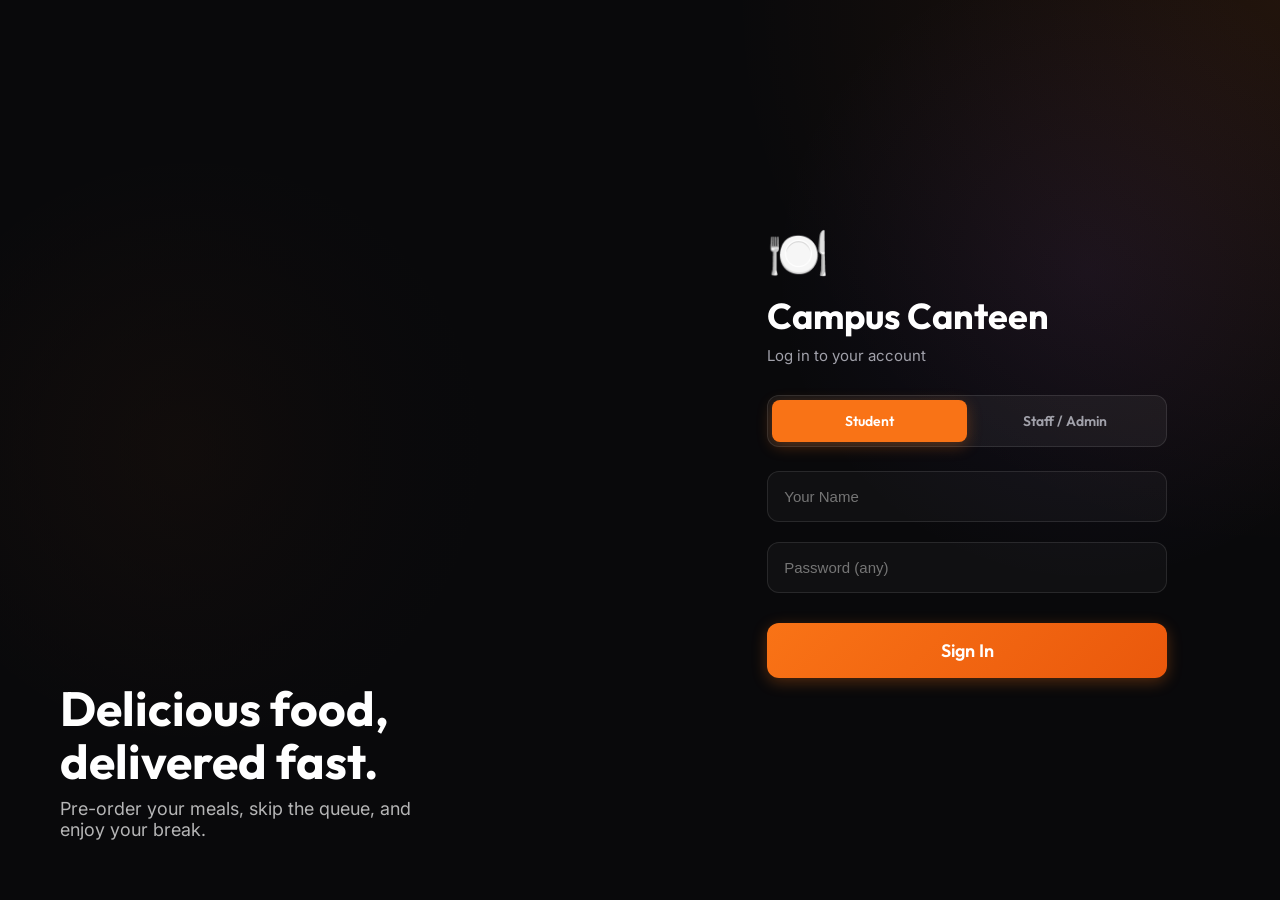
<file: index.html>
<!DOCTYPE html>
<html lang="en">
<head>
  <meta charset="UTF-8">
  <meta name="viewport" content="width=device-width, initial-scale=1.0">
  <title>Canteen — Menu</title>
  <link rel="stylesheet" href="css/style.css">
</head>
<body>
  <script>
    if (!sessionStorage.getItem('loggedInUser')) window.location.href = 'login.html';
  </script>

  <nav class="navbar">
    <h1>🍽️ Campus Canteen</h1>
    <div class="nav-links" style="display: flex; align-items: center;"></div>
  </nav>

  <div class="container">
    <h2 class="page-title">Today's Menu</h2>
    <p class="page-subtitle">Order now, skip the queue</p>
    <div class="menu-grid" id="menuGrid"></div>
  </div>

  <script type="module" src="js/menu.js"></script>
  <script src="js/navbar.js"></script>
</body>
</html>
</file>
<file: css/style.css>
@import url('https://fonts.googleapis.com/css2?family=Inter:wght@400;500;600&family=Outfit:wght@400;500;600;700;800&display=swap');

:root {
  --bg: #09090b;
  --card: rgba(24, 24, 27, 0.6);
  --accent: #f97316;
  --accent-glow: rgba(249, 115, 22, 0.4);
  --text: #fafafa;
  --muted: #a1a1aa;
  --success: #22c55e;
  --warning: #eab308;
  --danger: #ef4444;
}

* { margin: 0; padding: 0; box-sizing: border-box; }

body {
  font-family: 'Inter', sans-serif;
  background-color: var(--bg);
  color: var(--text);
  min-height: 100vh;
  /* Premium background glow */
  background-image: 
    radial-gradient(circle at 15% 50%, rgba(249, 115, 22, 0.08), transparent 25%),
    radial-gradient(circle at 85% 30%, rgba(139, 92, 246, 0.08), transparent 25%);
  background-attachment: fixed;
}

/* ===== PREMIUM FLOATING NAVBAR ===== */
.navbar {
  display: flex;
  justify-content: space-between;
  align-items: center;
  padding: 16px 32px;
  background: rgba(9, 9, 11, 0.7);
  backdrop-filter: blur(16px);
  -webkit-backdrop-filter: blur(16px);
  border-bottom: 1px solid rgba(255, 255, 255, 0.05);
  position: sticky;
  top: 0;
  z-index: 100;
}

.navbar h1 {
  font-family: 'Outfit', sans-serif;
  font-size: 24px;
  font-weight: 800;
  letter-spacing: -0.5px;
  background: linear-gradient(to right, #fff, #a1a1aa);
  -webkit-background-clip: text;
  -webkit-text-fill-color: transparent;
}

.nav-links a {
  color: var(--muted);
  text-decoration: none;
  margin-left: 32px;
  font-size: 14px;
  font-weight: 500;
  transition: all 0.3s ease;
  position: relative;
}

.nav-links a:hover, .nav-links a.active { 
  color: var(--text); 
}

.nav-links a::after {
  content: '';
  position: absolute;
  width: 0%;

  height: 2px;
  bottom: -4px;
  left: 0;
  background: var(--accent);
  transition: width 0.3s ease;
}

.nav-links a.active::after { width: 100%; }

/* ===== LAYOUT ===== */
.container { max-width: 1300px; margin: 0 auto; padding: 40px 32px; }

.page-title { 
  font-family: 'Outfit', sans-serif;
  font-size: 38px; 
  font-weight: 700; 
  margin-bottom: 8px; 
  letter-spacing: -1px;
}

.page-subtitle { 
  color: var(--muted); 
  font-size: 16px; 
  margin-bottom: 48px; 
}

/* ===== AESTHETIC MENU GRID ===== */
.menu-grid {
  display: grid;
  grid-template-columns: repeat(auto-fill, minmax(300px, 1fr));
  gap: 32px;
}

.menu-card {
  background: var(--card);
  border-radius: 24px;
  overflow: hidden;
  transition: all 0.4s cubic-bezier(0.175, 0.885, 0.32, 1.275);
  border: 1px solid rgba(255, 255, 255, 0.05);
  backdrop-filter: blur(20px);
  -webkit-backdrop-filter: blur(20px);
  position: relative;
}

.menu-card:hover {
  transform: translateY(-8px);
  box-shadow: 0 20px 40px rgba(0, 0, 0, 0.4), 0 0 20px var(--accent-glow);
  border-color: rgba(249, 115, 22, 0.3);
}

.menu-card img {
  width: 100%;
  height: 200px;
  object-fit: cover;
  transition: transform 0.6s ease;
}

.menu-card:hover img {
  transform: scale(1.05);
}

.menu-card .card-body { 
  padding: 24px; 
}

.menu-card h3 { 
  font-family: 'Outfit', sans-serif;
  font-size: 20px; 
  font-weight: 600; 
  margin-bottom: 8px; 
  color: #ffffff;
}

.menu-card .price { 
  color: var(--accent); 
  font-weight: 700; 
  font-size: 22px; 
  margin-bottom: 20px; 
  font-family: 'Outfit', sans-serif;
}

/* ===== PREMIUM BUTTONS ===== */
.add-btn {
  width: 100%;
  padding: 14px;
  border: none;
  border-radius: 14px;
  background: rgba(255, 255, 255, 0.05);
  color: var(--text);
  border: 1px solid rgba(255, 255, 255, 0.1);
  font-weight: 600;
  font-family: 'Inter', sans-serif;
  font-size: 15px;
  cursor: pointer;
  transition: all 0.3s ease;
}

.add-btn:hover { 
  background: var(--accent);
  color: white;
  border-color: var(--accent);
  box-shadow: 0 0 20px var(--accent-glow);
}

.add-btn:disabled { 
  background: transparent; 
  color: var(--muted); 
  border-color: rgba(255, 255, 255, 0.05);
  cursor: not-allowed; 
}

/* ===== CHECKOUT & SLOTS ===== */
.slots-grid {
  display: grid;
  grid-template-columns: repeat(auto-fill, minmax(150px, 1fr));
  gap: 16px;
  margin: 24px 0;
}

.slot-card {
  padding: 20px;
  background: var(--card);
  border: 1px solid rgba(255, 255, 255, 0.05);
  border-radius: 16px;
  text-align: center;
  cursor: pointer;
  transition: all 0.3s ease;
  backdrop-filter: blur(10px);
}

.slot-card:hover { border-color: rgba(255, 255, 255, 0.2); }

.slot-card.selected {
  border-color: var(--accent);
  background: rgba(249, 115, 22, 0.1);
  box-shadow: 0 0 20px var(--accent-glow);
}

.slot-card.full {
  opacity: 0.3;
  cursor: not-allowed;
  border-color: transparent;
}

.slot-card .slot-label { font-weight: 600; font-size: 15px; margin-bottom: 6px; font-family: 'Outfit'; }
.slot-card .slot-capacity { font-size: 13px; color: var(--muted); }

/* ===== ORDER CARDS ===== */
.order-card {
  background: var(--card);
  border-radius: 20px;
  padding: 24px;
  margin-bottom: 20px;
  border-left: 4px solid var(--accent);
  backdrop-filter: blur(20px);
  border-top: 1px solid rgba(255,255,255,0.05);
  border-right: 1px solid rgba(255,255,255,0.05);
  border-bottom: 1px solid rgba(255,255,255,0.05);
  animation: slideUp 0.4s ease;
}

@keyframes slideUp {
  from { opacity: 0; transform: translateY(20px); }
  to { opacity: 1; transform: translateY(0); }
}

.order-header { display: flex; justify-content: space-between; align-items: center; margin-bottom: 16px; }
.token { font-size: 28px; font-weight: 800; color: var(--accent); font-family: 'Outfit'; }

.status-pill {
  padding: 8px 16px;
  border-radius: 30px;
  font-size: 12px;
  font-weight: 600;
  text-transform: uppercase;
  letter-spacing: 1px;
}

.status-pending { background: rgba(234, 179, 8, 0.15); color: var(--warning); border: 1px solid rgba(234, 179, 8, 0.3); }
.status-preparing { background: rgba(139, 92, 246, 0.15); color: #a78bfa; border: 1px solid rgba(139, 92, 246, 0.3); }
.status-ready { background: rgba(34, 197, 94, 0.15); color: var(--success); border: 1px solid rgba(34, 197, 94, 0.3); animation: pulse 2s infinite; }
.status-collected { background: rgba(255, 255, 255, 0.05); color: var(--muted); border: 1px solid rgba(255, 255, 255, 0.1); }

@keyframes pulse {
  0%, 100% { opacity: 1; }
  50% { opacity: 0.5; }
}

.btn { padding: 12px 24px; border: none; border-radius: 12px; font-family: 'Inter'; font-weight: 600; cursor: pointer; transition: 0.3s; }
.btn-primary { background: var(--accent); color: white; }
.btn-primary:hover { box-shadow: 0 0 20px var(--accent-glow); }

.empty-state { text-align: center; padding: 80px 20px; color: var(--muted); }
.empty-state .emoji { font-size: 64px; margin-bottom: 16px; opacity: 0.5; }

/* ===== MOBILE ===== */
@media (max-width: 768px) {
  .container { padding: 24px 20px; }
  .navbar { padding: 16px 20px; }
  .menu-grid { grid-template-columns: 1fr; gap: 24px; }
  .menu-card img { height: 180px; }
  .page-title { font-size: 32px; }
  .nav-links { display: none; } /* Hides nav links on mobile for clean look */
}
@media (max-width: 768px) {
  /* ... other mobile styles ... */
  .nav-links { display: none; } /* Hides nav links on mobile for clean look */
}
/* ===== PREMIUM DATE & TIME PICKERS ===== */
input[type="date"],
input[type="time"] {
  color-scheme: dark; /* This forces the browser calendar to be dark! */
  cursor: pointer;
}

/* Fix the calendar icon inside the input */
input[type="date"]::-webkit-calendar-picker-indicator,
input[type="time"]::-webkit-calendar-picker-indicator {
  filter: invert(1); /* Turns the default black icon white */
  opacity: 0.6;
  cursor: pointer;
  transition: opacity 0.2s;
}

input[type="date"]::-webkit-calendar-picker-indicator:hover,
input[type="time"]::-webkit-calendar-picker-indicator:hover {
  opacity: 1;
}

/* Make the text inside the picker look better */
input[type="date"]::-webkit-datetime-edit-fields-wrapper,
input[type="time"]::-webkit-datetime-edit-fields-wrapper {
  color: var(--text);
  font-family: 'Inter', sans-serif;
}
/* ===== CANCELLED STATUS ===== */
.status-cancelled { 
  background: rgba(239, 68, 68, 0.15); 
  color: #ef4444; 
  border: 1px solid rgba(239, 68, 68, 0.3); 
}

/* Hover effect for cancel button */
.cancel-btn:hover {
  background: #ef4444 !important;
  color: white !important;
  border-color: #ef4444 !important;
}
/* Fix for Forecast Summary */
.forecast-summary {
  display: flex;
  flex-direction: column; /* Stacks the stats vertically */
  gap: 16px;
  margin-bottom: 32px;
  width: 100%;
}

.stat-card {
  background: rgba(255,255,255,0.03);
  border-radius: 12px;
  padding: 20px;
  border: 1px solid rgba(255,255,255,0.06);
  text-align: left;
}

.stat-card .stat-value { 
  font-size: 28px; 
  font-weight: 700; 
  color: var(--accent); 
  font-family: 'Outfit', sans-serif;
}

.stat-card .stat-label { 
  font-size: 13px; 
  color: var(--muted); 
  margin-top: 4px; 
}
</file>
